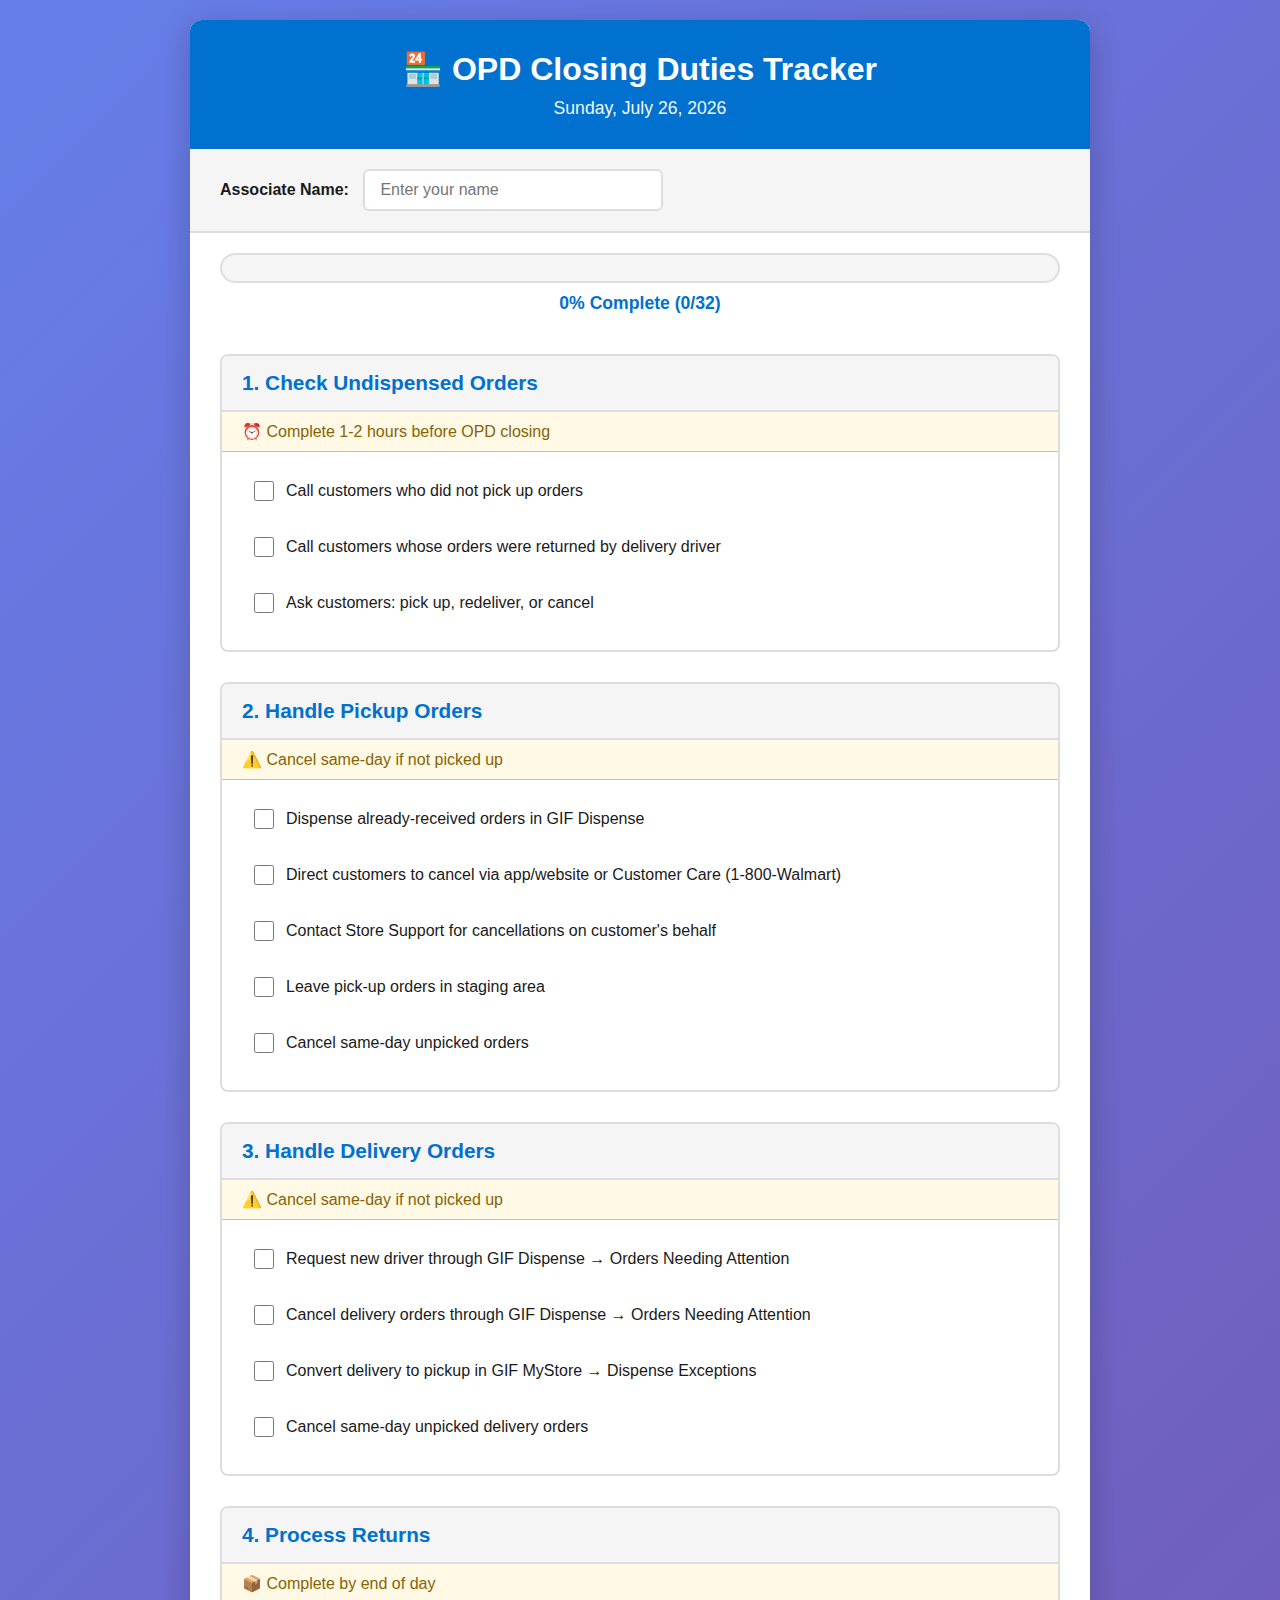
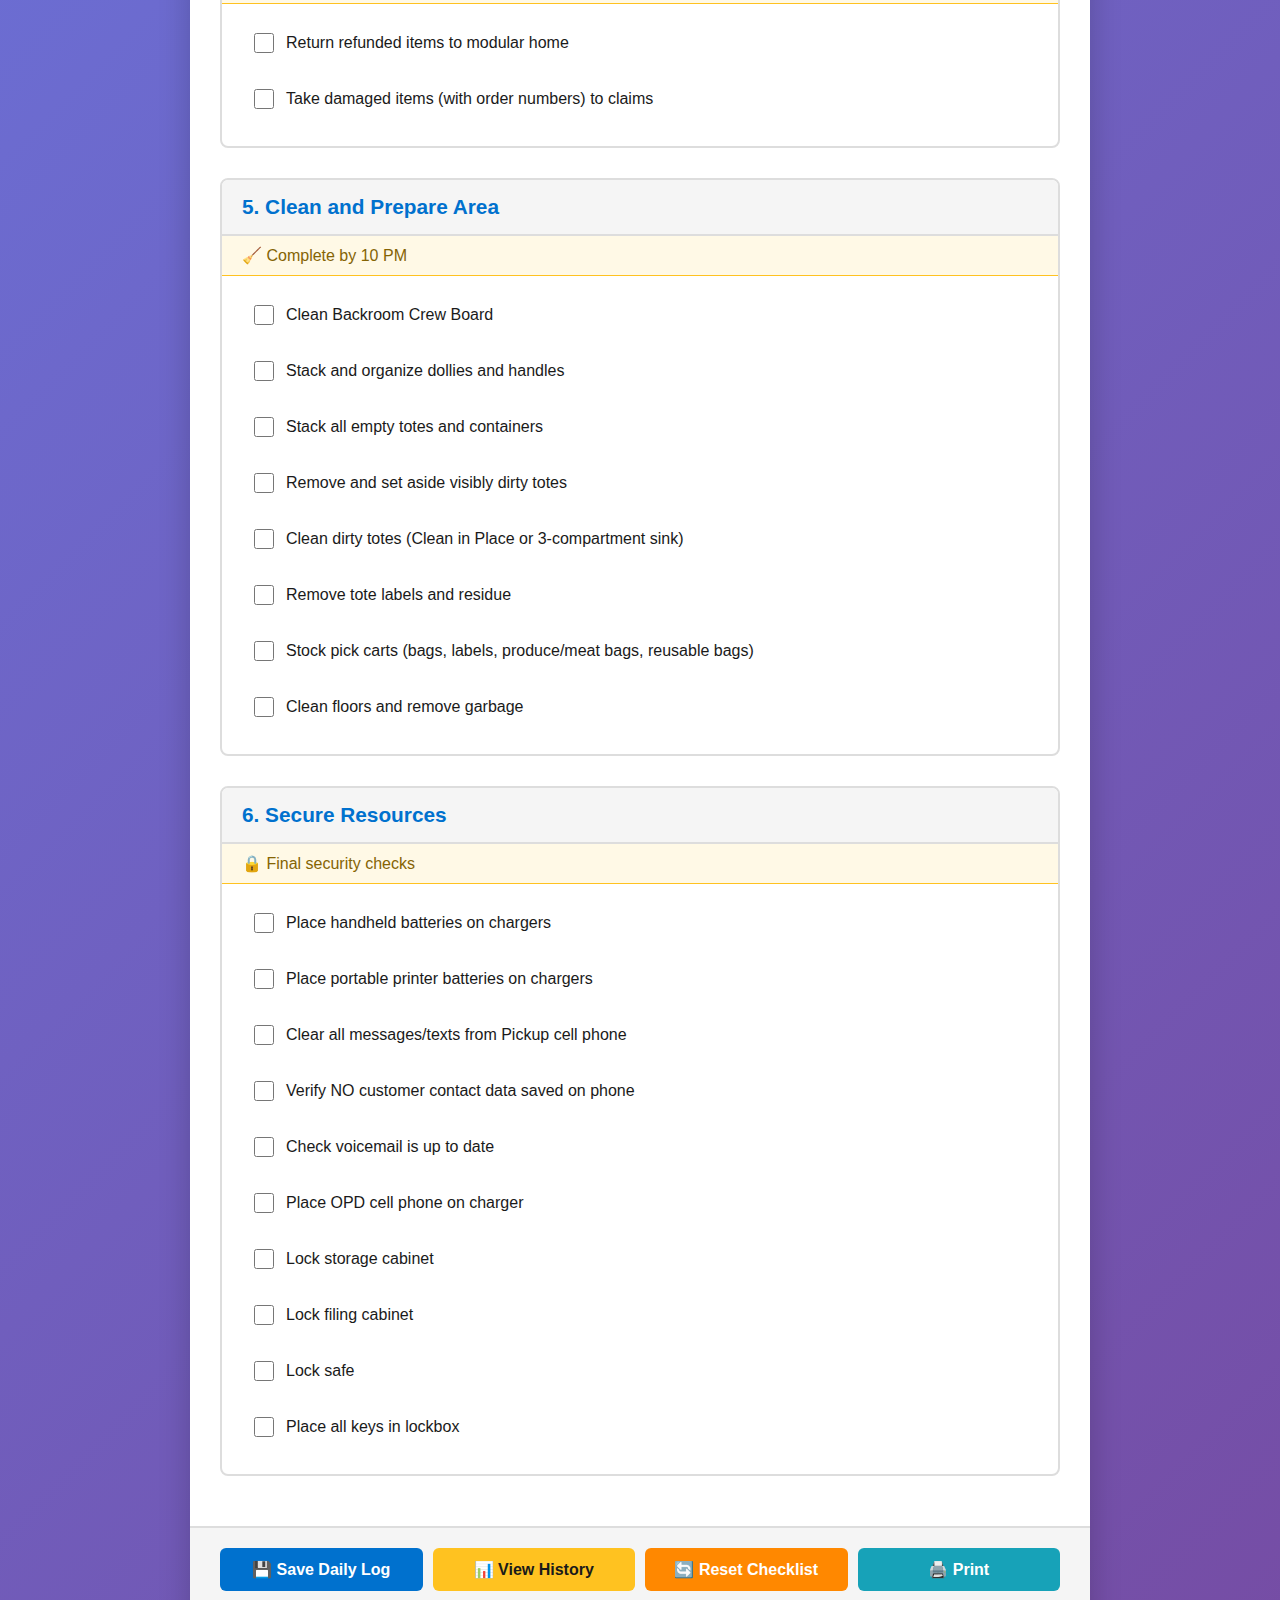
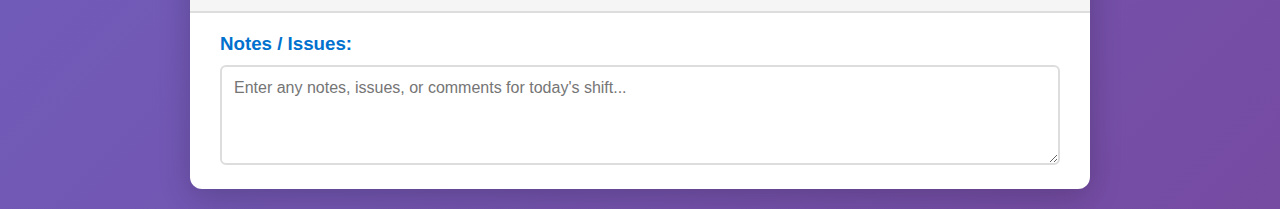
<file: index.html>
<!DOCTYPE html>
<html lang="en">
<head>
    <meta charset="UTF-8">
    <meta name="viewport" content="width=device-width, initial-scale=1.0">
    <title>OPD Closing Duties Tracker</title>
    <link rel="stylesheet" href="styles.css">
</head>
<body>
    <div class="container">
        <header>
            <h1>🏪 OPD Closing Duties Tracker</h1>
            <div class="date-display" id="dateDisplay"></div>
        </header>

        <div class="associate-info">
            <label for="associateName">Associate Name:</label>
            <input type="text" id="associateName" placeholder="Enter your name">
        </div>

        <div class="progress-container">
            <div class="progress-bar">
                <div class="progress-fill" id="progressFill"></div>
            </div>
            <div class="progress-text" id="progressText">0% Complete</div>
        </div>

        <div class="checklist-container" id="checklistContainer">
            <!-- Section 1: Check Undispensed Orders -->
            <div class="checklist-section">
                <h2>1. Check Undispensed Orders</h2>
                <div class="section-note">⏰ Complete 1-2 hours before OPD closing</div>
                <div class="checklist-items">
                    <label class="checklist-item">
                        <input type="checkbox" data-section="1" data-item="1">
                        <span>Call customers who did not pick up orders</span>
                    </label>
                    <label class="checklist-item">
                        <input type="checkbox" data-section="1" data-item="2">
                        <span>Call customers whose orders were returned by delivery driver</span>
                    </label>
                    <label class="checklist-item">
                        <input type="checkbox" data-section="1" data-item="3">
                        <span>Ask customers: pick up, redeliver, or cancel</span>
                    </label>
                </div>
            </div>

            <!-- Section 2: Handle Pickup Orders -->
            <div class="checklist-section">
                <h2>2. Handle Pickup Orders</h2>
                <div class="section-note">⚠️ Cancel same-day if not picked up</div>
                <div class="checklist-items">
                    <label class="checklist-item">
                        <input type="checkbox" data-section="2" data-item="1">
                        <span>Dispense already-received orders in GIF Dispense</span>
                    </label>
                    <label class="checklist-item">
                        <input type="checkbox" data-section="2" data-item="2">
                        <span>Direct customers to cancel via app/website or Customer Care (1-800-Walmart)</span>
                    </label>
                    <label class="checklist-item">
                        <input type="checkbox" data-section="2" data-item="3">
                        <span>Contact Store Support for cancellations on customer's behalf</span>
                    </label>
                    <label class="checklist-item">
                        <input type="checkbox" data-section="2" data-item="4">
                        <span>Leave pick-up orders in staging area</span>
                    </label>
                    <label class="checklist-item">
                        <input type="checkbox" data-section="2" data-item="5">
                        <span>Cancel same-day unpicked orders</span>
                    </label>
                </div>
            </div>

            <!-- Section 3: Handle Delivery Orders -->
            <div class="checklist-section">
                <h2>3. Handle Delivery Orders</h2>
                <div class="section-note">⚠️ Cancel same-day if not picked up</div>
                <div class="checklist-items">
                    <label class="checklist-item">
                        <input type="checkbox" data-section="3" data-item="1">
                        <span>Request new driver through GIF Dispense → Orders Needing Attention</span>
                    </label>
                    <label class="checklist-item">
                        <input type="checkbox" data-section="3" data-item="2">
                        <span>Cancel delivery orders through GIF Dispense → Orders Needing Attention</span>
                    </label>
                    <label class="checklist-item">
                        <input type="checkbox" data-section="3" data-item="3">
                        <span>Convert delivery to pickup in GIF MyStore → Dispense Exceptions</span>
                    </label>
                    <label class="checklist-item">
                        <input type="checkbox" data-section="3" data-item="4">
                        <span>Cancel same-day unpicked delivery orders</span>
                    </label>
                </div>
            </div>

            <!-- Section 4: Process Returns -->
            <div class="checklist-section">
                <h2>4. Process Returns</h2>
                <div class="section-note">📦 Complete by end of day</div>
                <div class="checklist-items">
                    <label class="checklist-item">
                        <input type="checkbox" data-section="4" data-item="1">
                        <span>Return refunded items to modular home</span>
                    </label>
                    <label class="checklist-item">
                        <input type="checkbox" data-section="4" data-item="2">
                        <span>Take damaged items (with order numbers) to claims</span>
                    </label>
                </div>
            </div>

            <!-- Section 5: Clean and Prepare Area -->
            <div class="checklist-section">
                <h2>5. Clean and Prepare Area</h2>
                <div class="section-note">🧹 Complete by 10 PM</div>
                <div class="checklist-items">
                    <label class="checklist-item">
                        <input type="checkbox" data-section="5" data-item="1">
                        <span>Clean Backroom Crew Board</span>
                    </label>
                    <label class="checklist-item">
                        <input type="checkbox" data-section="5" data-item="2">
                        <span>Stack and organize dollies and handles</span>
                    </label>
                    <label class="checklist-item">
                        <input type="checkbox" data-section="5" data-item="3">
                        <span>Stack all empty totes and containers</span>
                    </label>
                    <label class="checklist-item">
                        <input type="checkbox" data-section="5" data-item="4">
                        <span>Remove and set aside visibly dirty totes</span>
                    </label>
                    <label class="checklist-item">
                        <input type="checkbox" data-section="5" data-item="5">
                        <span>Clean dirty totes (Clean in Place or 3-compartment sink)</span>
                    </label>
                    <label class="checklist-item">
                        <input type="checkbox" data-section="5" data-item="6">
                        <span>Remove tote labels and residue</span>
                    </label>
                    <label class="checklist-item">
                        <input type="checkbox" data-section="5" data-item="7">
                        <span>Stock pick carts (bags, labels, produce/meat bags, reusable bags)</span>
                    </label>
                    <label class="checklist-item">
                        <input type="checkbox" data-section="5" data-item="8">
                        <span>Clean floors and remove garbage</span>
                    </label>
                </div>
            </div>

            <!-- Section 6: Secure Resources -->
            <div class="checklist-section">
                <h2>6. Secure Resources</h2>
                <div class="section-note">🔒 Final security checks</div>
                <div class="checklist-items">
                    <label class="checklist-item">
                        <input type="checkbox" data-section="6" data-item="1">
                        <span>Place handheld batteries on chargers</span>
                    </label>
                    <label class="checklist-item">
                        <input type="checkbox" data-section="6" data-item="2">
                        <span>Place portable printer batteries on chargers</span>
                    </label>
                    <label class="checklist-item">
                        <input type="checkbox" data-section="6" data-item="3">
                        <span>Clear all messages/texts from Pickup cell phone</span>
                    </label>
                    <label class="checklist-item">
                        <input type="checkbox" data-section="6" data-item="4">
                        <span>Verify NO customer contact data saved on phone</span>
                    </label>
                    <label class="checklist-item">
                        <input type="checkbox" data-section="6" data-item="5">
                        <span>Check voicemail is up to date</span>
                    </label>
                    <label class="checklist-item">
                        <input type="checkbox" data-section="6" data-item="6">
                        <span>Place OPD cell phone on charger</span>
                    </label>
                    <label class="checklist-item">
                        <input type="checkbox" data-section="6" data-item="7">
                        <span>Lock storage cabinet</span>
                    </label>
                    <label class="checklist-item">
                        <input type="checkbox" data-section="6" data-item="8">
                        <span>Lock filing cabinet</span>
                    </label>
                    <label class="checklist-item">
                        <input type="checkbox" data-section="6" data-item="9">
                        <span>Lock safe</span>
                    </label>
                    <label class="checklist-item">
                        <input type="checkbox" data-section="6" data-item="10">
                        <span>Place all keys in lockbox</span>
                    </label>
                </div>
            </div>
        </div>

        <div class="action-buttons">
            <button id="saveLog" class="btn btn-primary">💾 Save Daily Log</button>
            <button id="viewHistory" class="btn btn-secondary">📊 View History</button>
            <button id="resetChecklist" class="btn btn-warning">🔄 Reset Checklist</button>
            <button id="printChecklist" class="btn btn-info">🖨️ Print</button>
        </div>

        <div class="notes-section">
            <h3>Notes / Issues:</h3>
            <textarea id="notes" placeholder="Enter any notes, issues, or comments for today's shift..."></textarea>
        </div>
    </div>

    <!-- History Modal -->
    <div id="historyModal" class="modal">
        <div class="modal-content">
            <div class="modal-header">
                <h2>📊 Completion History</h2>
                <span class="close">&times;</span>
            </div>
            <div class="modal-body">
                <div class="export-buttons">
                    <button id="exportCSV" class="btn btn-sm">📥 Export CSV</button>
                    <button id="exportJSON" class="btn btn-sm">📥 Export JSON</button>
                    <button id="clearHistory" class="btn btn-sm btn-danger">🗑️ Clear All History</button>
                </div>
                <div id="historyContent"></div>
            </div>
        </div>
    </div>

    <script src="script.js"></script>
</body>
</html>
</file>
<file: styles.css>
* {
    margin: 0;
    padding: 0;
    box-sizing: border-box;
}

:root {
    --primary-color: #0071ce;
    --secondary-color: #ffc220;
    --success-color: #46b450;
    --warning-color: #ff8800;
    --danger-color: #dc3545;
    --dark-color: #1a1a1a;
    --light-bg: #f5f5f5;
    --white: #ffffff;
    --border-color: #ddd;
    --shadow: 0 2px 8px rgba(0, 0, 0, 0.1);
}

body {
    font-family: -apple-system, BlinkMacSystemFont, 'Segoe UI', Roboto, 'Helvetica Neue', Arial, sans-serif;
    background: linear-gradient(135deg, #667eea 0%, #764ba2 100%);
    min-height: 100vh;
    padding: 20px;
    color: var(--dark-color);
}

.container {
    max-width: 900px;
    margin: 0 auto;
    background: var(--white);
    border-radius: 12px;
    box-shadow: 0 8px 32px rgba(0, 0, 0, 0.2);
    overflow: hidden;
}

header {
    background: var(--primary-color);
    color: var(--white);
    padding: 30px;
    text-align: center;
}

header h1 {
    font-size: 2em;
    margin-bottom: 10px;
}

.date-display {
    font-size: 1.1em;
    opacity: 0.95;
    margin-top: 10px;
}

.associate-info {
    padding: 20px 30px;
    background: var(--light-bg);
    border-bottom: 2px solid var(--border-color);
}

.associate-info label {
    font-weight: 600;
    margin-right: 10px;
}

.associate-info input {
    padding: 10px 15px;
    border: 2px solid var(--border-color);
    border-radius: 6px;
    font-size: 1em;
    width: 300px;
    max-width: 100%;
}

.associate-info input:focus {
    outline: none;
    border-color: var(--primary-color);
}

.progress-container {
    padding: 20px 30px;
    background: var(--white);
}

.progress-bar {
    height: 30px;
    background: var(--light-bg);
    border-radius: 15px;
    overflow: hidden;
    border: 2px solid var(--border-color);
}

.progress-fill {
    height: 100%;
    background: linear-gradient(90deg, var(--success-color) 0%, #5cd65c 100%);
    transition: width 0.3s ease;
    width: 0%;
}

.progress-text {
    text-align: center;
    margin-top: 10px;
    font-weight: 600;
    font-size: 1.1em;
    color: var(--primary-color);
}

.checklist-container {
    padding: 20px 30px;
}

.checklist-section {
    margin-bottom: 30px;
    border: 2px solid var(--border-color);
    border-radius: 8px;
    overflow: hidden;
    background: var(--white);
}

.checklist-section h2 {
    background: var(--light-bg);
    padding: 15px 20px;
    font-size: 1.3em;
    color: var(--primary-color);
    border-bottom: 2px solid var(--border-color);
}

.section-note {
    padding: 10px 20px;
    background: #fff9e6;
    border-bottom: 1px solid var(--secondary-color);
    font-weight: 500;
    color: #856404;
}

.checklist-items {
    padding: 15px 20px;
}

.checklist-item {
    display: flex;
    align-items: flex-start;
    padding: 12px;
    margin-bottom: 8px;
    border-radius: 6px;
    cursor: pointer;
    transition: background 0.2s ease;
}

.checklist-item:hover {
    background: var(--light-bg);
}

.checklist-item input[type="checkbox"] {
    width: 20px;
    height: 20px;
    margin-right: 12px;
    margin-top: 2px;
    cursor: pointer;
    flex-shrink: 0;
}

.checklist-item input[type="checkbox"]:checked + span {
    text-decoration: line-through;
    opacity: 0.6;
    color: var(--success-color);
}

.checklist-item span {
    flex: 1;
    line-height: 1.5;
}

.action-buttons {
    display: flex;
    gap: 10px;
    padding: 20px 30px;
    background: var(--light-bg);
    border-top: 2px solid var(--border-color);
    flex-wrap: wrap;
}

.btn {
    padding: 12px 24px;
    border: none;
    border-radius: 6px;
    font-size: 1em;
    font-weight: 600;
    cursor: pointer;
    transition: all 0.3s ease;
    flex: 1;
    min-width: 140px;
}

.btn-primary {
    background: var(--primary-color);
    color: var(--white);
}

.btn-primary:hover {
    background: #005a9e;
    transform: translateY(-2px);
    box-shadow: 0 4px 12px rgba(0, 113, 206, 0.3);
}

.btn-secondary {
    background: var(--secondary-color);
    color: var(--dark-color);
}

.btn-secondary:hover {
    background: #e6af1d;
    transform: translateY(-2px);
}

.btn-warning {
    background: var(--warning-color);
    color: var(--white);
}

.btn-warning:hover {
    background: #e67700;
    transform: translateY(-2px);
}

.btn-info {
    background: #17a2b8;
    color: var(--white);
}

.btn-info:hover {
    background: #138496;
    transform: translateY(-2px);
}

.btn-danger {
    background: var(--danger-color);
    color: var(--white);
}

.btn-danger:hover {
    background: #c82333;
}

.btn-sm {
    padding: 8px 16px;
    font-size: 0.9em;
    min-width: auto;
}

.notes-section {
    padding: 20px 30px;
    border-top: 2px solid var(--border-color);
}

.notes-section h3 {
    margin-bottom: 10px;
    color: var(--primary-color);
}

.notes-section textarea {
    width: 100%;
    min-height: 100px;
    padding: 12px;
    border: 2px solid var(--border-color);
    border-radius: 6px;
    font-family: inherit;
    font-size: 1em;
    resize: vertical;
}

.notes-section textarea:focus {
    outline: none;
    border-color: var(--primary-color);
}

/* Modal Styles */
.modal {
    display: none;
    position: fixed;
    z-index: 1000;
    left: 0;
    top: 0;
    width: 100%;
    height: 100%;
    background-color: rgba(0, 0, 0, 0.5);
    animation: fadeIn 0.3s ease;
}

@keyframes fadeIn {
    from { opacity: 0; }
    to { opacity: 1; }
}

.modal-content {
    background-color: var(--white);
    margin: 5% auto;
    width: 90%;
    max-width: 800px;
    border-radius: 12px;
    box-shadow: 0 8px 32px rgba(0, 0, 0, 0.3);
    animation: slideDown 0.3s ease;
}

@keyframes slideDown {
    from {
        transform: translateY(-50px);
        opacity: 0;
    }
    to {
        transform: translateY(0);
        opacity: 1;
    }
}

.modal-header {
    display: flex;
    justify-content: space-between;
    align-items: center;
    padding: 20px 30px;
    background: var(--primary-color);
    color: var(--white);
    border-radius: 12px 12px 0 0;
}

.modal-header h2 {
    font-size: 1.5em;
}

.close {
    font-size: 2em;
    font-weight: bold;
    cursor: pointer;
    transition: color 0.3s ease;
}

.close:hover {
    color: var(--secondary-color);
}

.modal-body {
    padding: 30px;
    max-height: 70vh;
    overflow-y: auto;
}

.export-buttons {
    display: flex;
    gap: 10px;
    margin-bottom: 20px;
    flex-wrap: wrap;
}

.history-entry {
    background: var(--light-bg);
    padding: 20px;
    margin-bottom: 15px;
    border-radius: 8px;
    border-left: 4px solid var(--primary-color);
}

.history-entry.complete {
    border-left-color: var(--success-color);
}

.history-header {
    display: flex;
    justify-content: space-between;
    margin-bottom: 10px;
    font-weight: 600;
}

.history-details {
    font-size: 0.9em;
    color: #666;
    margin-top: 10px;
}

.history-notes {
    margin-top: 10px;
    padding: 10px;
    background: var(--white);
    border-radius: 4px;
    font-style: italic;
}

/* Print Styles */
@media print {
    body {
        background: white;
        padding: 0;
    }

    .container {
        box-shadow: none;
    }

    .action-buttons,
    .modal {
        display: none !important;
    }

    .checklist-item {
        page-break-inside: avoid;
    }

    .progress-container {
        display: none;
    }
}

/* Responsive Design */
@media (max-width: 768px) {
    body {
        padding: 10px;
    }

    header h1 {
        font-size: 1.5em;
    }

    .container {
        border-radius: 8px;
    }

    .associate-info input {
        width: 100%;
    }

    .action-buttons {
        flex-direction: column;
    }

    .btn {
        width: 100%;
    }

    .modal-content {
        width: 95%;
        margin: 10% auto;
    }
}

/* Success Animation */
@keyframes successPulse {
    0%, 100% { transform: scale(1); }
    50% { transform: scale(1.05); }
}

.success-animation {
    animation: successPulse 0.5s ease;
}
</file>
